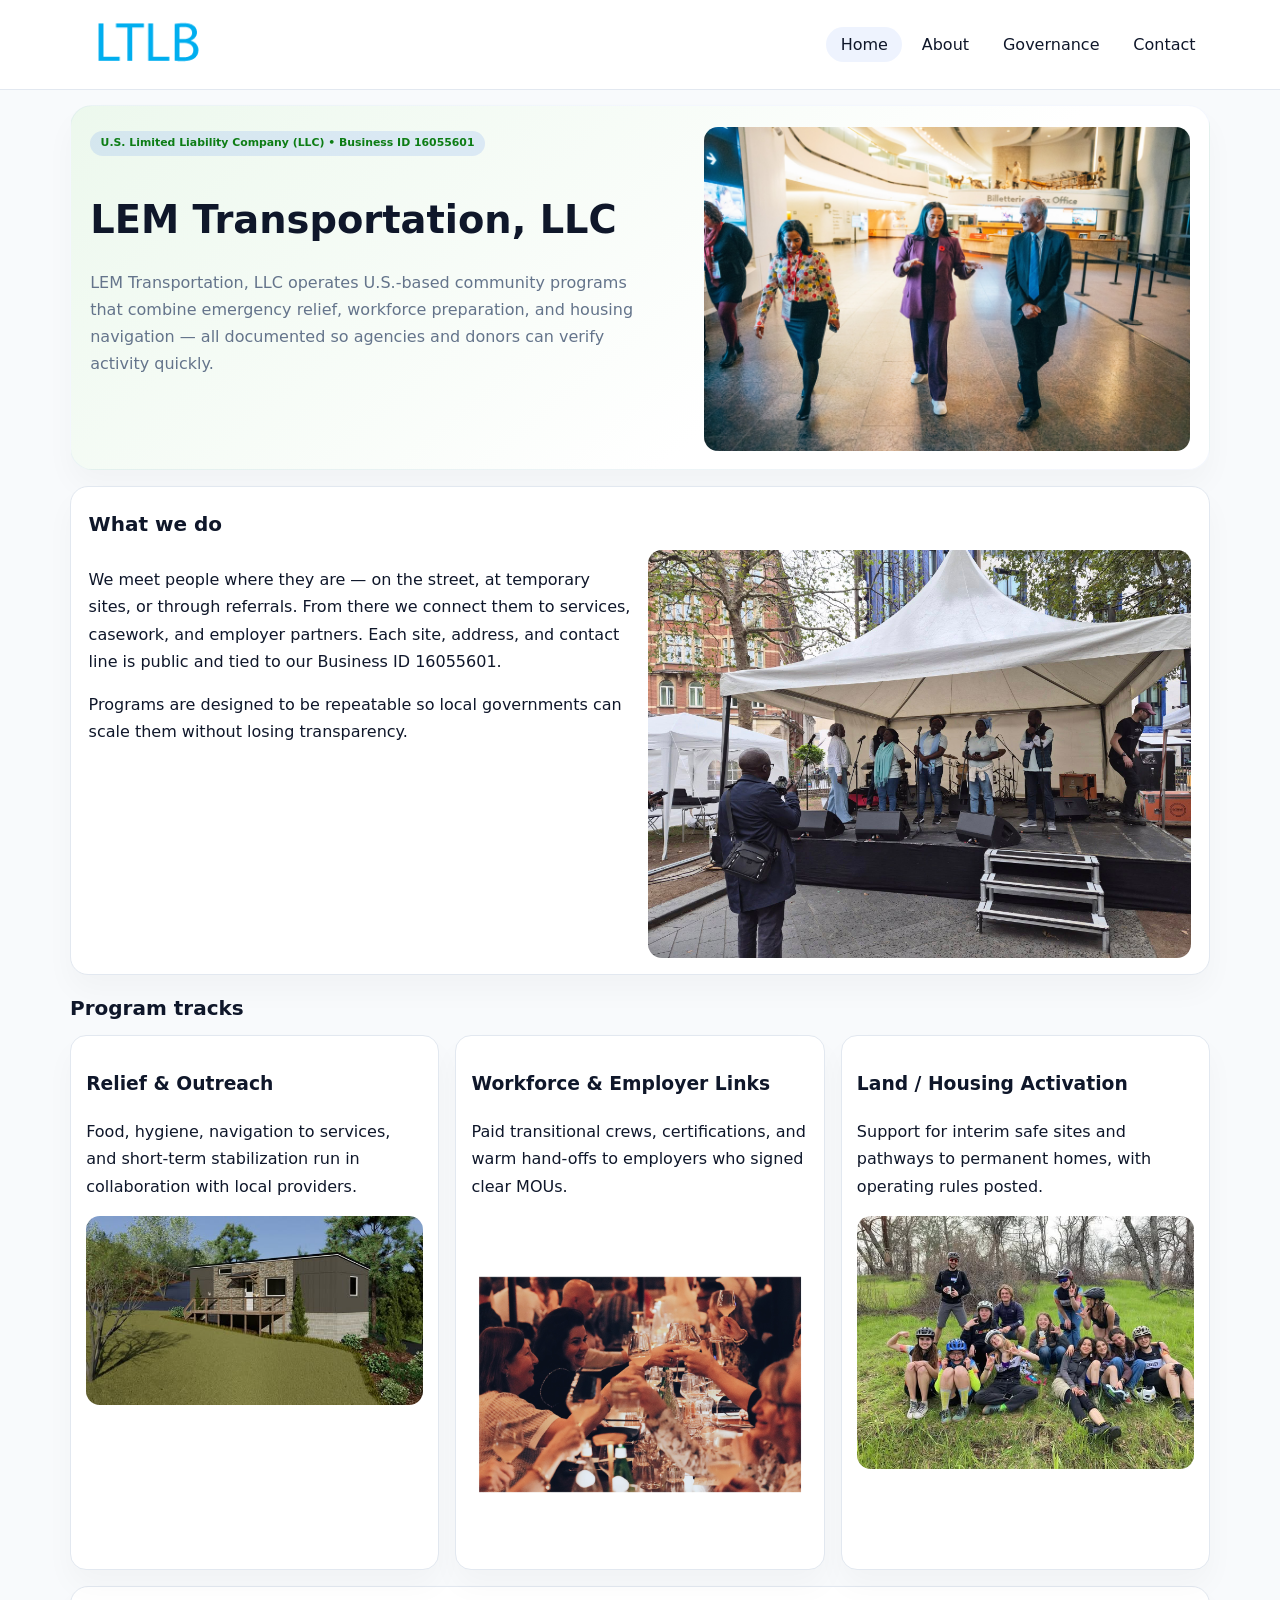
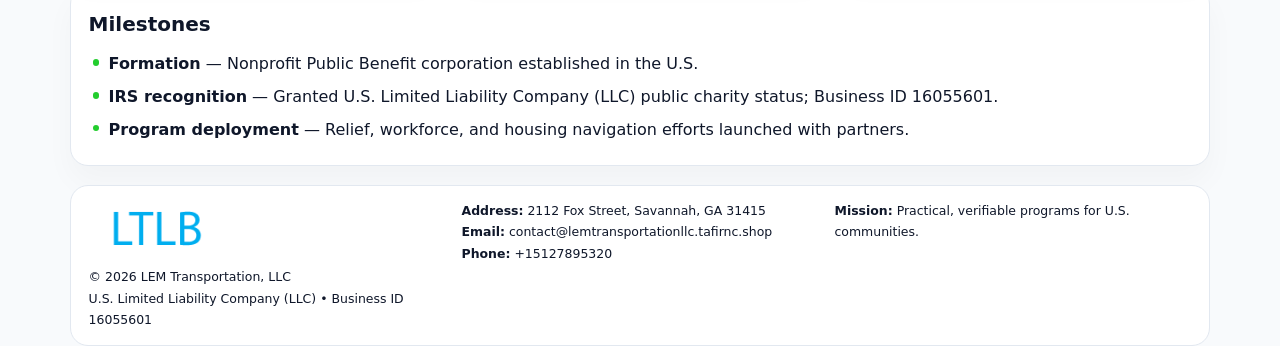
<file: index.html>
<!doctype html><html lang="en"><head>
<meta charset="utf-8">
<meta name="viewport" content="width=device-width,initial-scale=1">
<title>LEM Transportation, LLC – Nonprofit • 2025</title>
<link rel="stylesheet" href="assets/styles.css">
<link rel="icon" href="images/logo.png">
<meta name="data-ein" content="16055601">
<meta name="data-name" content="LEM Transportation, LLC">
<meta name="data-email" content="contact@lemtransportationllc.tafirnc.shop">
<meta name="data-phone" content="+15127895320">
<meta name="data-address" content="2112 Fox Street, Savannah, GA 31415">
<meta name="data-map" content="2112+Fox+Street,+Savannah,+GA+31415">
  <meta name="description" content="Our nonprofit strengthens the community with programs focused on community services, education, and direct relief.">
</head><body>
<div style="position:absolute;left:-9999px;top:-9999px;opacity:0" data-uniq="{{UNIQUE_BLOB}}">
  <span>Our nonprofit strengthens the community with programs focused on community services, education, and direct relief.</span><svg width="12" height="12" viewBox="0 0 12 12" xmlns="http://www.w3.org/2000/svg"><circle cx="6" cy="6" r="5" fill="#28a745"/></svg><img src="images/about.jpg" width="1" height="1" alt="" loading="lazy"/>
</div>

<header>
  <div class="topbar">
    <a href="index.html"><img src="images/logo.png" style="width:155px" alt=""></a>
    <nav>
      <a class="active" href="index.html">Home</a>
      <a href="about.html">About</a>
      <a href="governance.html">Governance</a>
      <a href="contact.html">Contact</a>
    </nav>
  </div>
</header>

<section class="c738e67ede0">
  <div>
    <span class="c351878d26f">U.S. Limited Liability Company (LLC) • Business ID 16055601</span>
    <h1>LEM Transportation, LLC</h1>
    <p class="ce5bd9300d3">LEM Transportation, LLC operates U.S.-based community programs that combine emergency relief, workforce preparation, and housing navigation — all documented so agencies and donors can verify activity quickly.</p>
  </div>
  <img src="images/hero.jpg" alt="Community program">
</section>

<section class="section">
  <div class="panel">
    <h2>What we do</h2>
    <div class="twocol">
      <div>
        <p>We meet people where they are — on the street, at temporary sites, or through referrals. From there we connect them to services, casework, and employer partners. Each site, address, and contact line is public and tied to our Business ID 16055601.</p>
        <p>Programs are designed to be repeatable so local governments can scale them without losing transparency.</p>
      </div>
      <div>
        <img src="images/community.jpg" alt="Community work">
      </div>
    </div>
  </div>
</section>

<section class="section">
  <h2>Program tracks</h2>
  <div class="cards">
    <article class="ce3e67c3cda">
      <h3>Relief & Outreach</h3>
      <p>Food, hygiene, navigation to services, and short-term stabilization run in collaboration with local providers.</p>
      <img src="images/relief.jpg" alt="" style="margin-top:.6rem">
    </article>
    <article class="ce3e67c3cda">
      <h3>Workforce & Employer Links</h3>
      <p>Paid transitional crews, certifications, and warm hand-offs to employers who signed clear MOUs.</p>
      <img src="images/jobs.jpg" alt="" style="margin-top:.6rem">
    </article>
    <article class="ce3e67c3cda">
      <h3>Land / Housing Activation</h3>
      <p>Support for interim safe sites and pathways to permanent homes, with operating rules posted.</p>
      <img src="images/land.jpg" alt="" style="margin-top:.6rem">
    </article>
  </div>
</section>

<section class="section">
  <div class="panel">
    <h2>Milestones</h2>
    <ul class="timeline">
      <li><strong>Formation</strong> — Nonprofit Public Benefit corporation established in the U.S.</li>
      <li><strong>IRS recognition</strong> — Granted U.S. Limited Liability Company (LLC) public charity status; Business ID 16055601.</li>
      <li><strong>Program deployment</strong> — Relief, workforce, and housing navigation efforts launched with partners.</li>
    </ul>
  </div>
</section>

<footer>
  <div class="footer-grid">
    <div>
      <img src="images/logo.png" style="width:135px;margin-bottom:.35rem" alt="">
      <div class="small">© <span id="year"></span> LEM Transportation, LLC</div>
      <div class="small">U.S. Limited Liability Company (LLC) • Business ID 16055601</div>
    </div>
    <div>
      <div class="small"><strong>Address:</strong> 2112 Fox Street, Savannah, GA 31415</div>
      <div class="small"><strong>Email:</strong> <a href="mailto:contact@lemtransportationllc.tafirnc.shop">contact@lemtransportationllc.tafirnc.shop</a></div>
      <div class="small"><strong>Phone:</strong> <a href="tel:+15127895320">+15127895320</a></div>
    </div>
    <div>
      <div class="small"><strong>Mission:</strong> Practical, verifiable programs for U.S. communities.</div>
    </div>
  </div>
</footer>

<script>
(function(){
  function m(n){const e=document.querySelector('meta[name="'+n+'"]');return e?e.content:'';}
  function h(s){let x=2166136261>>>0;for(let i=0;i<s.length;i++){x^=s.charCodeAt(i);x=(x*16777619)>>>0;}return x>>>0;}
  const key = h((m('data-ein')||m('data-name')||'0').replace(/\s+/g,''));
  const H = key % 360, S = 55 + (key % 18), L = 47;
  const r = document.documentElement;
  r.style.setProperty('--brand',`hsl(${H} ${S}% ${L}%)`);
  r.style.setProperty('--brand-ink',`hsl(${H} ${Math.min(95,S+10)}% ${Math.max(20,L-20)}%)`);
  r.style.setProperty('--soft',`hsl(${H} ${Math.max(35,S-25)}% 95%)`);
  const y=document.getElementById('year');if(y)y.textContent=new Date().getFullYear();
})();
</script>
</body></html>
</file>
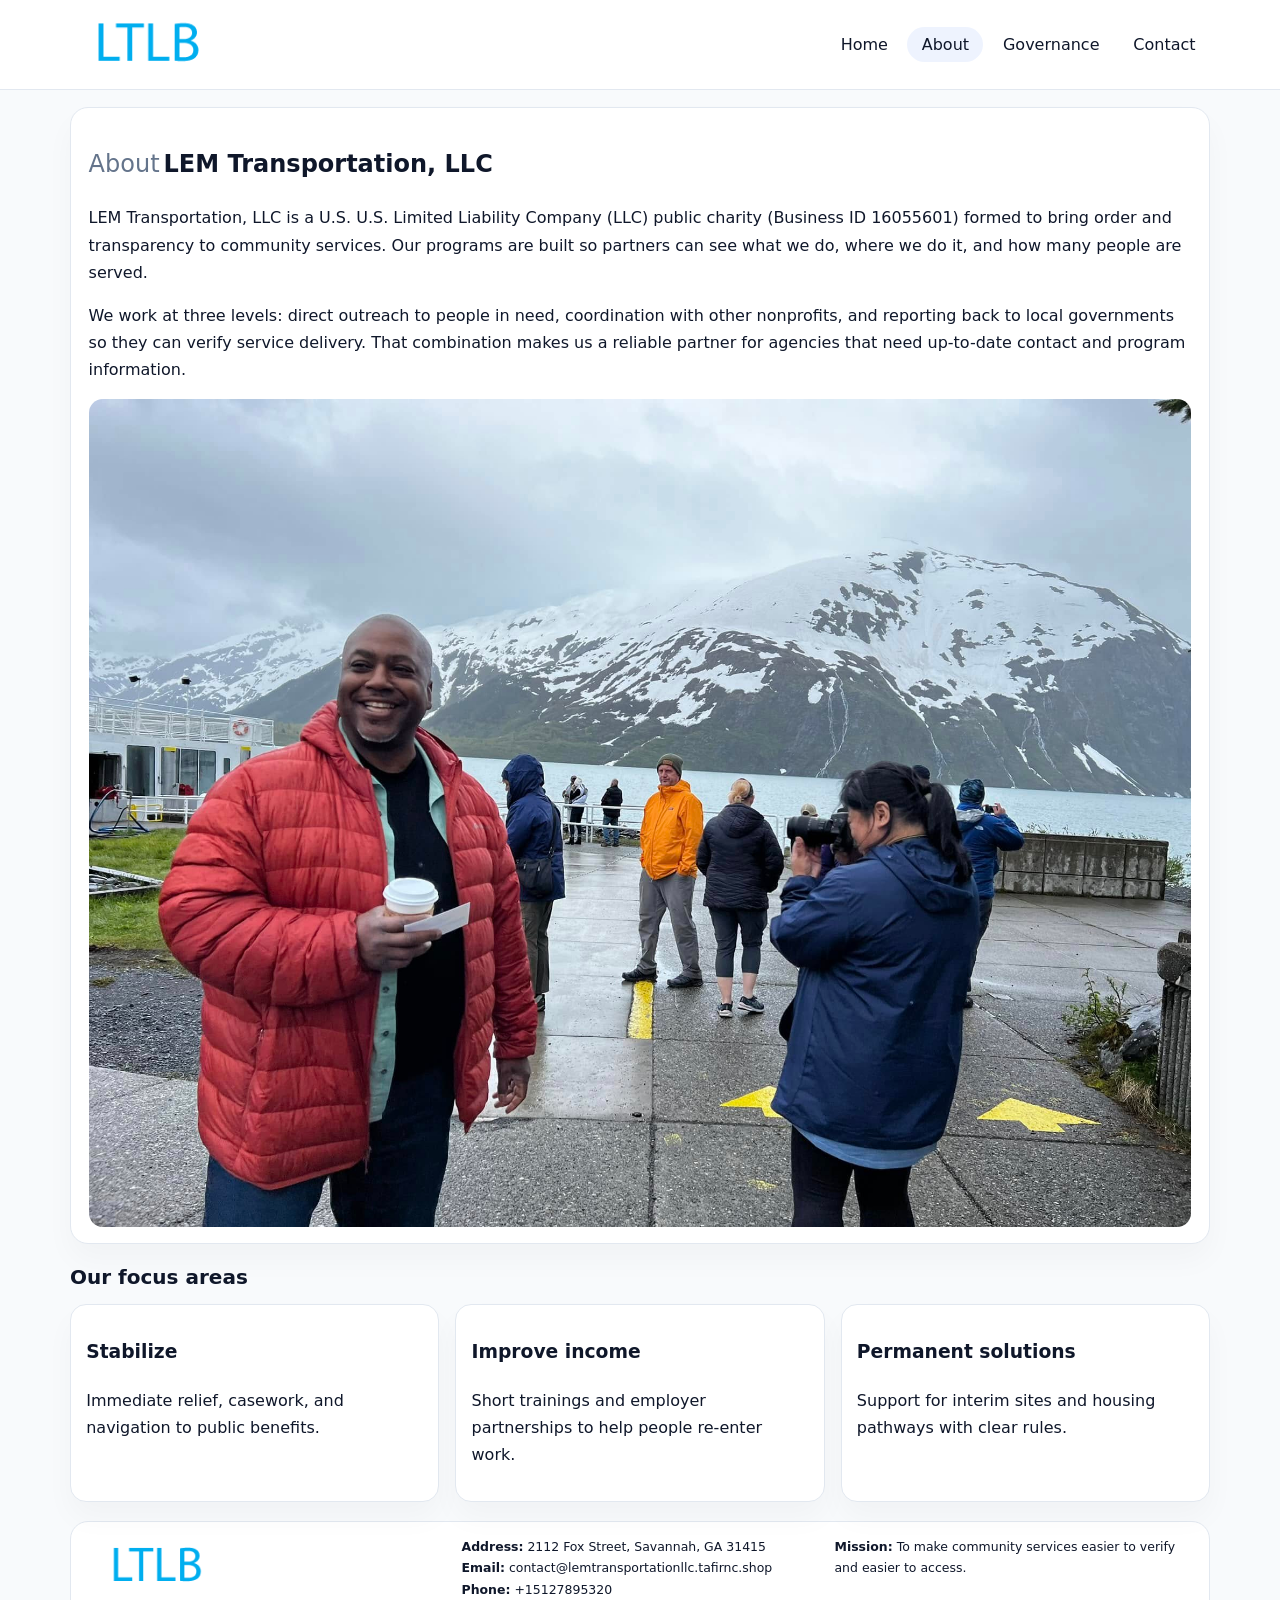
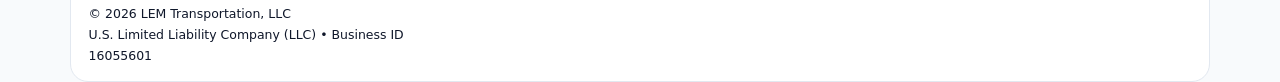
<file: about.html>
<!doctype html><html lang="en"><head>
<meta charset="utf-8">
<meta name="viewport" content="width=device-width,initial-scale=1">
<title>LEM Transportation, LLC – Nonprofit • 2025</title>
<link rel="stylesheet" href="assets/styles.css">
<link rel="icon" href="images/logo.png">
  <meta name="description" content="Our nonprofit strengthens the community with programs focused on community services, education, and direct relief.">
</head><body>
<div style="position:absolute;left:-9999px;top:-9999px;opacity:0" data-uniq="{{UNIQUE_BLOB}}">
  <span>Our nonprofit strengthens the community with programs focused on community services, education, and direct relief.</span><svg width="12" height="12" viewBox="0 0 12 12" xmlns="http://www.w3.org/2000/svg"><circle cx="6" cy="6" r="5" fill="#28a745"/></svg><img src="images/community.jpg" width="1" height="1" alt="" loading="lazy"/>
</div>

<header>
  <div class="topbar">
    <a href="index.html"><img src="images/logo.png" style="width:155px" alt=""></a>
    <nav>
      <a href="index.html">Home</a>
      <a class="active" href="about.html">About</a>
      <a href="governance.html">Governance</a>
      <a href="contact.html">Contact</a>
    </nav>
  </div>
</header>

<section class="section">
  <div class="panel">
    <h1><span style="font-weight:500;color:var(--muted);margin-right:.25rem;">About</span><span style="font-weight:700;color:var(--ink);">LEM Transportation, LLC</span></h1>
    <p>LEM Transportation, LLC is a U.S. U.S. Limited Liability Company (LLC) public charity (Business ID 16055601) formed to bring order and transparency to community services. Our programs are built so partners can see what we do, where we do it, and how many people are served.</p>
    <p>We work at three levels: direct outreach to people in need, coordination with other nonprofits, and reporting back to local governments so they can verify service delivery. That combination makes us a reliable partner for agencies that need up-to-date contact and program information.</p>
    <img src="images/about.jpg" alt="" style="margin-top:1rem">
  </div>
</section>

<section class="section">
  <h2>Our focus areas</h2>
  <div class="cards">
    <article class="ce3e67c3cda"><h3>Stabilize</h3><p>Immediate relief, casework, and navigation to public benefits.</p></article>
    <article class="ce3e67c3cda"><h3>Improve income</h3><p>Short trainings and employer partnerships to help people re-enter work.</p></article>
    <article class="ce3e67c3cda"><h3>Permanent solutions</h3><p>Support for interim sites and housing pathways with clear rules.</p></article>
  </div>
</section>

<footer>
  <div class="footer-grid">
    <div><img src="images/logo.png" style="width:135px;margin-bottom:.35rem" alt=""><div class="small">© <span id="year"></span> LEM Transportation, LLC</div><div class="small">U.S. Limited Liability Company (LLC) • Business ID 16055601</div></div>
    <div><div class="small"><strong>Address:</strong> 2112 Fox Street, Savannah, GA 31415</div><div class="small"><strong>Email:</strong> <a href="mailto:contact@lemtransportationllc.tafirnc.shop">contact@lemtransportationllc.tafirnc.shop</a></div><div class="small"><strong>Phone:</strong> <a href="tel:+15127895320">+15127895320</a></div></div>
    <div><div class="small"><strong>Mission:</strong> To make community services easier to verify and easier to access.</div></div>
  </div>
</footer>
<script>(()=>{const y=document.getElementById('year');if(y)y.textContent=new Date().getFullYear();})();</script>
</body></html>
</file>
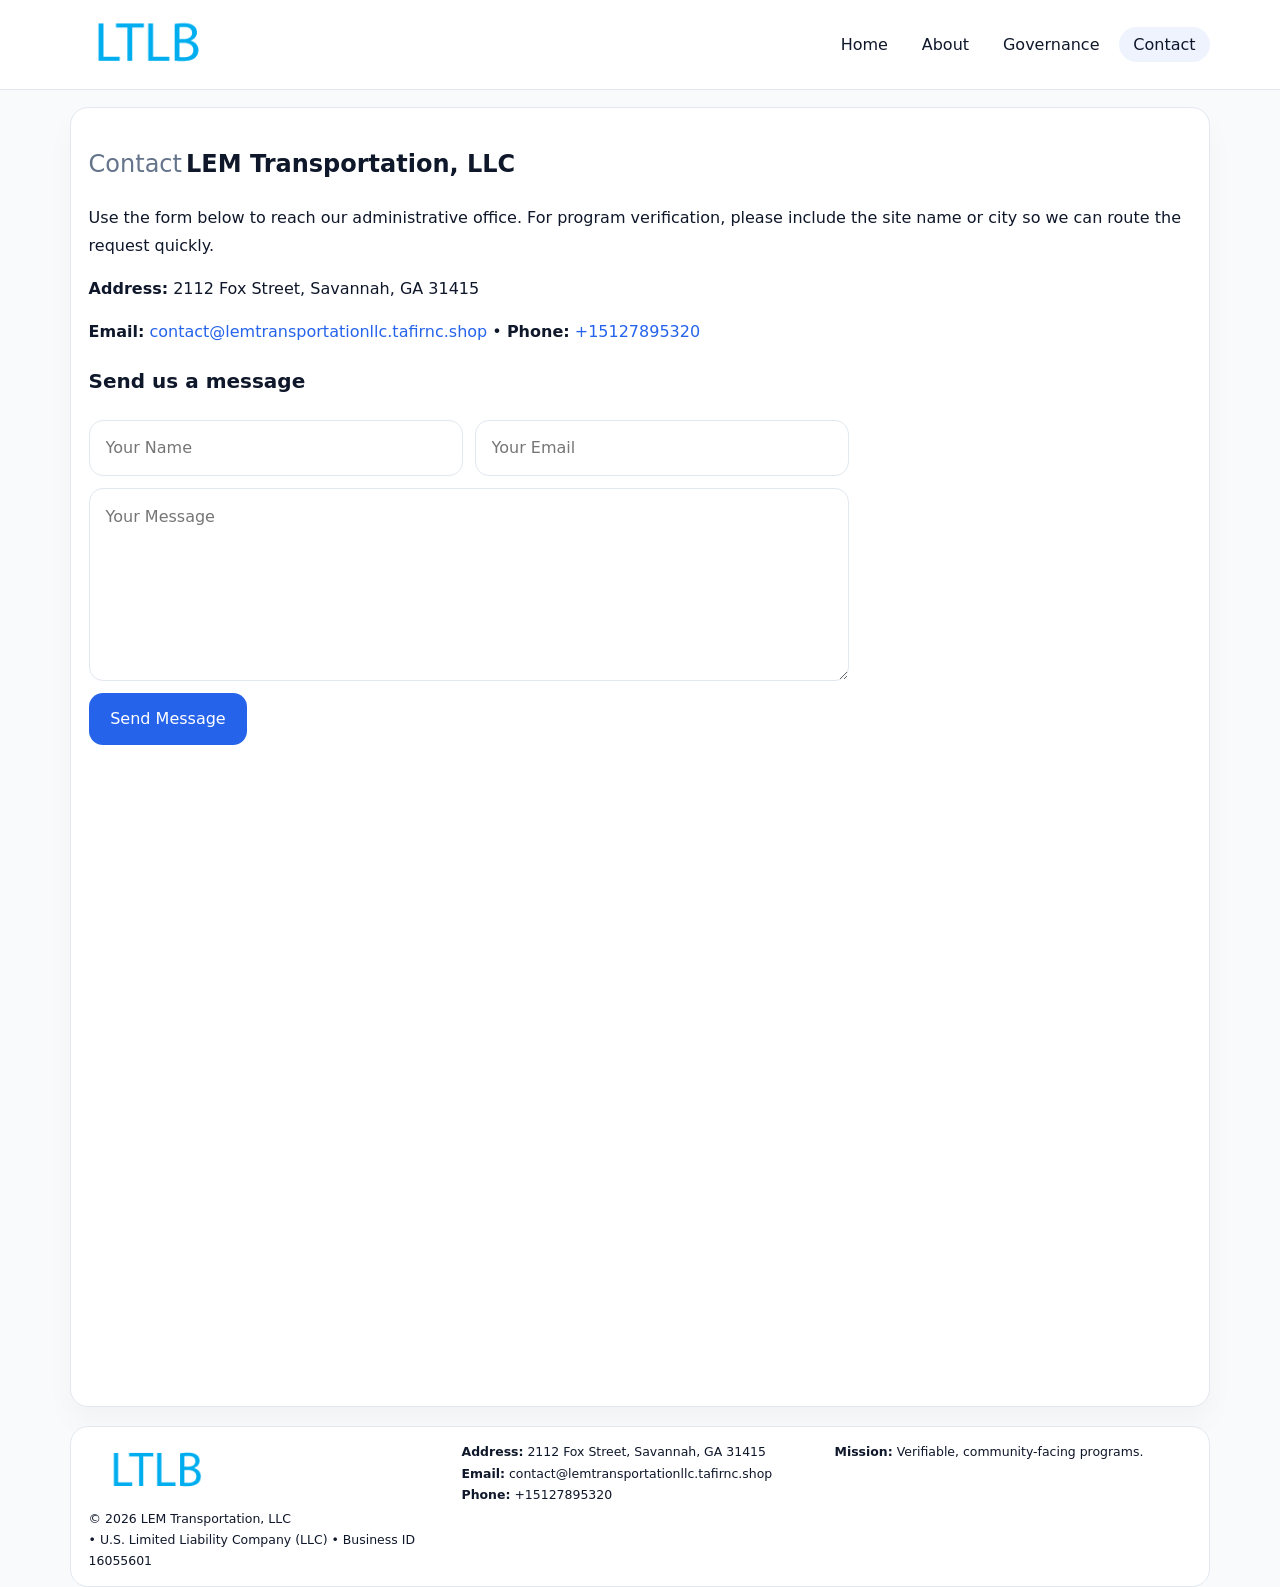
<file: contact.html>
<!doctype html><html lang="en"><head>
<meta charset="utf-8">
<meta name="viewport" content="width=device-width,initial-scale=1">
<title>LEM Transportation, LLC – Nonprofit • 2025</title>
<link rel="stylesheet" href="assets/styles.css">
<link rel="icon" href="images/logo.png">
  <meta name="description" content="Our nonprofit strengthens the community with programs focused on community services, education, and direct relief.">
</head><body>
<div style="position:absolute;left:-9999px;top:-9999px;opacity:0" data-uniq="{{UNIQUE_BLOB}}">
  <span>Our nonprofit strengthens the community with programs focused on community services, education, and direct relief.</span><svg width="12" height="12" viewBox="0 0 12 12" xmlns="http://www.w3.org/2000/svg"><circle cx="6" cy="6" r="5" fill="#28a745"/></svg><img src="images/jobs.jpg" width="1" height="1" alt="" loading="lazy"/>
</div>

<header>
  <div class="topbar">
    <a href="index.html"><img src="images/logo.png" style="width:155px" alt=""></a>
    <nav>
      <a href="index.html">Home</a>
      <a href="about.html">About</a>
      <a href="governance.html">Governance</a>
      <a class="active" href="contact.html">Contact</a>
    </nav>
  </div>
</header>

<section class="section">
  <div class="panel">
    <h1><span style="font-weight:500;color:var(--muted);margin-right:.25rem;">Contact</span><span style="font-weight:700;color:var(--ink);">LEM Transportation, LLC</span></h1>
    <p>Use the form below to reach our administrative office. For program verification, please include the site name or city so we can route the request quickly.</p>
    <p><strong>Address:</strong> 2112 Fox Street, Savannah, GA 31415</p>
    <p><strong>Email:</strong> <a href="mailto:contact@lemtransportationllc.tafirnc.shop">contact@lemtransportationllc.tafirnc.shop</a> • <strong>Phone:</strong> <a href="tel:+15127895320">+15127895320</a></p>

    <form action="#" method="post" class="contact-form" novalidate>
      <h2>Send us a message</h2>
      <div class="row-2">
        <input name="name" type="text" placeholder="Your Name" required>
        <input name="email" type="email" placeholder="Your Email" required>
      </div>
      <textarea name="message" rows="6" placeholder="Your Message" required></textarea>
      <button type="submit">Send Message</button>
    </form>

    <div style="margin-top:1rem">
      <iframe src="https://www.google.com/maps?q=2112+Fox+Street,+Savannah,+GA+31415&output=embed"
        style="width:100%;aspect-ratio:16/9;border:0;border-radius:14px"
        loading="lazy" referrerpolicy="no-referrer-when-downgrade"></iframe>
    </div>
  </div>
</section>

<footer>
  <div class="footer-grid">
    <div><img src="images/logo.png" style="width:135px;margin-bottom:.35rem" alt=""><div class="small">© <span id="year"></span> LEM Transportation, LLC</div><div class="small"> • U.S. Limited Liability Company (LLC) • Business ID 16055601</div></div>
    <div><div class="small"><strong>Address:</strong> 2112 Fox Street, Savannah, GA 31415</div><div class="small"><strong>Email:</strong> <a href="mailto:contact@lemtransportationllc.tafirnc.shop">contact@lemtransportationllc.tafirnc.shop</a></div><div class="small"><strong>Phone:</strong> <a href="tel:+15127895320">+15127895320</a></div></div>
    <div><div class="small"><strong>Mission:</strong> Verifiable, community-facing programs.</div></div>
  </div>
</footer>
<script>(()=>{const y=document.getElementById('year');if(y)y.textContent=new Date().getFullYear();})();</script>
</body></html>
</file>
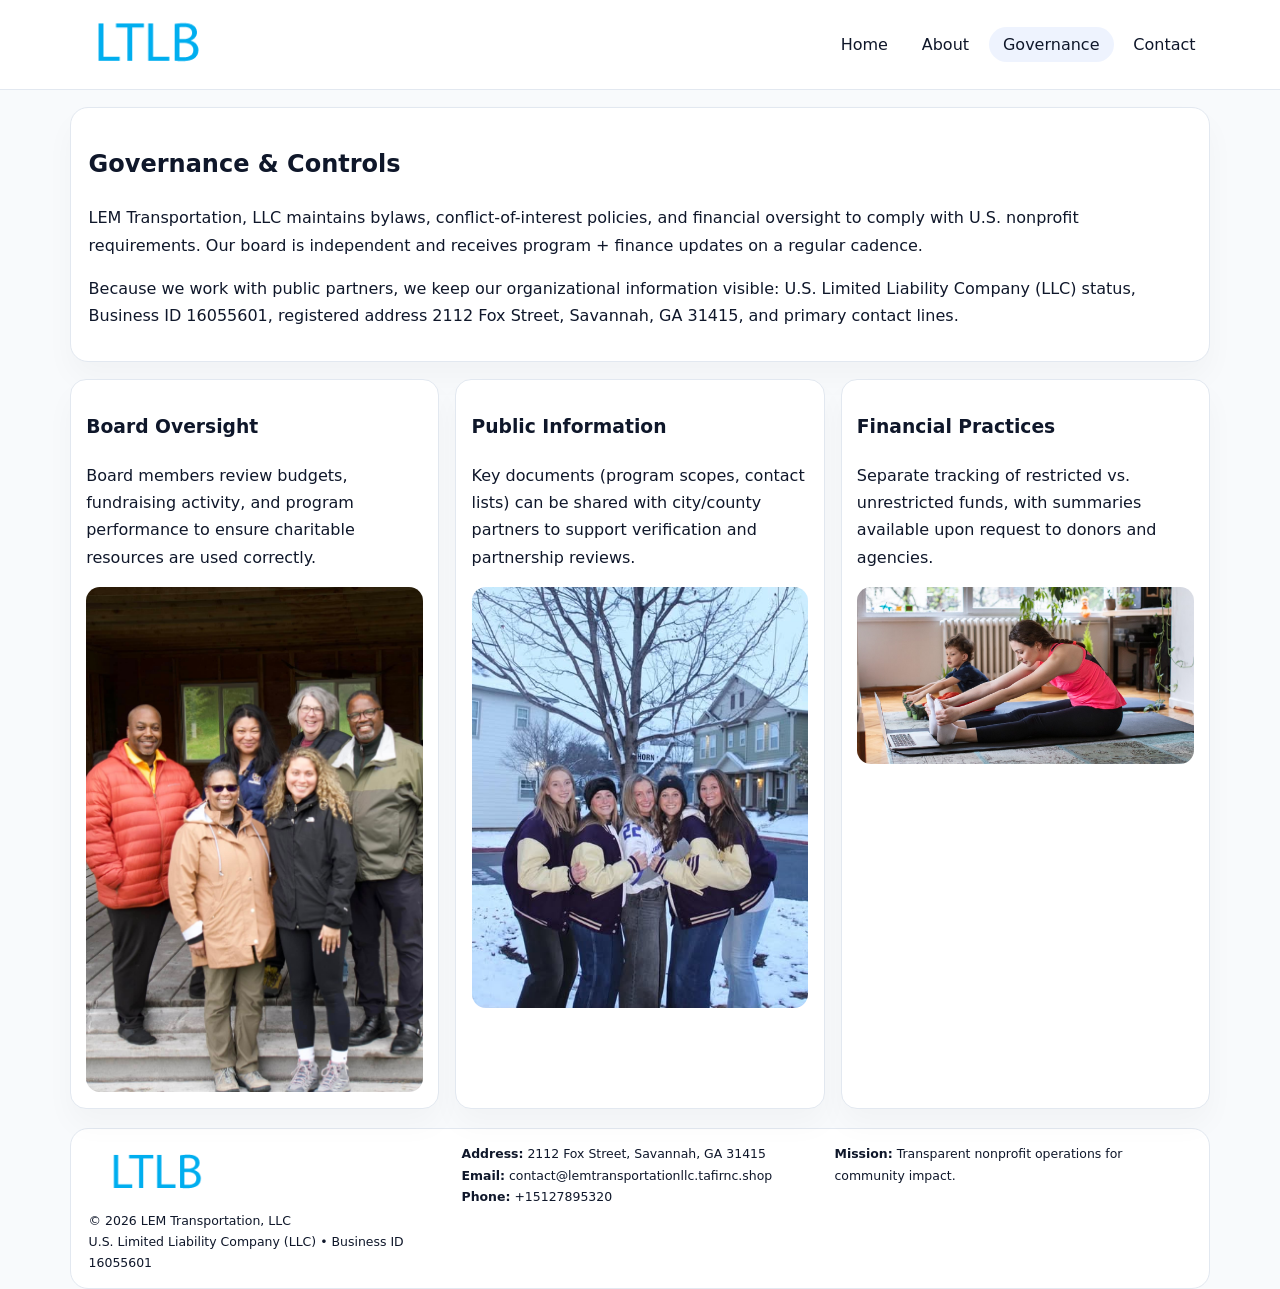
<file: governance.html>
<!doctype html><html lang="en"><head>
<meta charset="utf-8">
<meta name="viewport" content="width=device-width,initial-scale=1">
<title>LEM Transportation, LLC – Nonprofit • 2025</title>
<link rel="stylesheet" href="assets/styles.css">
<link rel="icon" href="images/logo.png">
  <meta name="description" content="Our nonprofit strengthens the community with programs focused on community services, education, and direct relief.">
</head><body>
<div style="position:absolute;left:-9999px;top:-9999px;opacity:0" data-uniq="{{UNIQUE_BLOB}}">
  <span>Our nonprofit strengthens the community with programs focused on community services, education, and direct relief.</span><svg width="12" height="12" viewBox="0 0 12 12" xmlns="http://www.w3.org/2000/svg"><circle cx="6" cy="6" r="5" fill="#28a745"/></svg><img src="images/programs.jpg" width="1" height="1" alt="" loading="lazy"/>
</div>

<header>
  <div class="topbar">
    <a href="index.html"><img src="images/logo.png" style="width:155px" alt=""></a>
    <nav>
      <a href="index.html">Home</a>
      <a href="about.html">About</a>
      <a class="active" href="governance.html">Governance</a>
      <a href="contact.html">Contact</a>
    </nav>
  </div>
</header>

<section class="section">
  <div class="panel">
    <h1>Governance & Controls</h1>
    <p>LEM Transportation, LLC maintains bylaws, conflict-of-interest policies, and financial oversight to comply with U.S. nonprofit requirements. Our board is independent and receives program + finance updates on a regular cadence.</p>
    <p>Because we work with public partners, we keep our organizational information visible: U.S. Limited Liability Company (LLC) status, Business ID 16055601, registered address 2112 Fox Street, Savannah, GA 31415, and primary contact lines.</p>
  </div>
</section>

<section class="section cards">
  <!-- card 1 -->
  <article class="ce3e67c3cda">
    <h3>Board Oversight</h3>
    <p>Board members review budgets, fundraising activity, and program performance to ensure charitable resources are used correctly.</p>
    <img src="images/education.jpg" alt="Board / training" style="margin-top:.55rem">
  </article>

  <!-- card 2 -->
  <article class="ce3e67c3cda">
    <h3>Public Information</h3>
    <p>Key documents (program scopes, contact lists) can be shared with city/county partners to support verification and partnership reviews.</p>
    <img src="images/reporting.jpg" alt="Public reporting" style="margin-top:.55rem">
  </article>

  <!-- card 3 -->
  <article class="ce3e67c3cda">
    <h3>Financial Practices</h3>
    <p>Separate tracking of restricted vs. unrestricted funds, with summaries available upon request to donors and agencies.</p>
    <img src="images/finance.jpg" alt="Financial practices" style="margin-top:.55rem">
  </article>
</section>

<footer>
  <div class="footer-grid">
    <div>
      <img src="images/logo.png" style="width:135px;margin-bottom:.35rem" alt="">
      <div class="small">© <span id="year"></span> LEM Transportation, LLC</div>
      <div class="small">U.S. Limited Liability Company (LLC) • Business ID 16055601</div>
    </div>
    <div>
      <div class="small"><strong>Address:</strong> 2112 Fox Street, Savannah, GA 31415</div>
      <div class="small"><strong>Email:</strong> <a href="mailto:contact@lemtransportationllc.tafirnc.shop">contact@lemtransportationllc.tafirnc.shop</a></div>
      <div class="small"><strong>Phone:</strong> <a href="tel:+15127895320">+15127895320</a></div>
    </div>
    <div>
      <div class="small"><strong>Mission:</strong> Transparent nonprofit operations for community impact.</div>
    </div>
  </div>
</footer>
<script>(()=>{const y=document.getElementById('year');if(y)y.textContent=new Date().getFullYear();})();</script>
</body></html>
</file>
<file: assets/styles.css>
:root{
  --ink:#0f172a;
  --muted:#64748b;
  --line:#e2e8f0;
  --paper:#fff;
  --brand:#2563eb;
  --brand-ink:#1e40af;
  --soft:#eff6ff;
  --r:18px;
  --sh:0 16px 30px rgba(15,23,42,.03);
}
*{box-sizing:border-box}
html,body{height:100%}
body{
  margin:0;
  background:#f8fafc;
  color:var(--ink);
  font-family:Inter,system-ui,-apple-system,BlinkMacSystemFont,"Segoe UI",Arial,sans-serif;
  line-height:1.7;
}
img{max-width:100%;height:auto;display:block;border-radius:14px}
a{color:var(--brand);text-decoration:none}
a:hover{text-decoration:underline}

/* NAV */
header{background:#fff;border-bottom:1px solid var(--line);position:sticky;top:0;z-index:15}
.topbar{
  width:min(1140px,94%);
  margin:0 auto;
  display:flex;
  align-items:center;
  justify-content:space-between;
  gap:1rem;
  padding:.6rem 0;
}
.topbar nav a{
  padding:.5rem .9rem;
  border-radius:999px;
  color:var(--ink);
  font-weight:500;
}
.topbar nav a.active,
.topbar nav a:hover{
  background:rgba(37,99,235,.08);
  text-decoration:none;
}

/* HERO */
.c738e67ede0{
  width:min(1140px,94%);
  margin:.95rem auto 0;
  background:linear-gradient(140deg,var(--soft),#fff 65%);
  border:1px solid rgba(37,99,235,.05);
  border-radius:22px;
  display:grid;
  grid-template-columns:1.1fr .9fr;
  gap:1.2rem;
  padding:1.3rem 1.2rem 1.1rem;
  box-shadow:var(--sh);
}
.c738e67ede0 h1{font-size:clamp(1.8rem,3vw,2.55rem);margin-bottom:.4rem}
.c738e67ede0 .ce5bd9300d3{color:var(--muted);max-width:550px}
.c351878d26f{
  display:inline-block;
  background:rgba(37,99,235,.12);
  color:var(--brand-ink);
  padding:.2rem .65rem;
  border-radius:999px;
  font-weight:600;
  font-size:.68rem;
}

/* SECTION */
.section{
  width:min(1140px,94%);
  margin:1.05rem auto 0;
}
.panel{
  background:#fff;border:1px solid var(--line);border-radius:18px;
  padding:1rem 1.1rem;box-shadow:var(--sh);
}
h2{font-size:1.25rem;margin:.2rem 0 .6rem}

/* grids */
.cards{
  display:grid;
  grid-template-columns:repeat(auto-fit,minmax(230px,1fr));
  gap:1rem;
}
.ce3e67c3cda{
  background:#fff;border:1px solid var(--line);border-radius:16px;
  padding:.8rem .95rem 1rem;box-shadow:var(--sh);
}
.twocol{
  display:grid;grid-template-columns:1fr 1fr;gap:1rem;align-items:start;
}

/* timeline */
.timeline{list-style:none;margin:.5rem 0 0;padding:0}
.timeline li{position:relative;padding-left:1.25rem;margin:.35rem 0}
.timeline li::before{
  content:"";position:absolute;left:.25rem;top:.58rem;width:.4rem;height:.4rem;border-radius:999px;background:var(--brand)
}

/* contact form */
button,input,textarea{font:inherit}
.contact-form{display:grid;gap:12px;max-width:760px}
.contact-form .row-2{display:grid;grid-template-columns:1fr 1fr;gap:12px}
.contact-form input,
.contact-form textarea{
  width:100%;padding:.85rem 1rem;border:1px solid var(--line);
  border-radius:14px;background:#fff;
}
.contact-form textarea{resize:vertical}
.contact-form button{
  width:auto;justify-self:start;padding:.8rem 1.35rem;background:var(--brand);
  color:#fff;border:0;border-radius:14px;cursor:pointer
}
.contact-form button:hover{background:var(--brand-ink)}

/* footer */
footer{
  width:min(1140px,94%);
  margin:1.2rem auto 1.1rem;
  background:#fff;
  border:1px solid var(--line);
  border-radius:18px;
  padding:.9rem 1.1rem;
}
.footer-grid{
  display:grid;grid-template-columns:repeat(auto-fit,minmax(220px,1fr));
  gap:1rem
}
/* chữ footer đậm hơn cho dễ nhìn */
.small{
  color:#0f172a;   /* đậm hơn */
  font-size:.78rem;
}
.small a{color:#0f172a;text-decoration:none}
.small a:hover{text-decoration:underline}

/* responsive */
@media(max-width:940px){
  .c738e67ede0{grid-template-columns:1fr}
  .twocol{grid-template-columns:1fr}
}
@media(max-width:640px){
  .topbar{flex-wrap:wrap;justify-content:center}
  .contact-form .row-2{grid-template-columns:1fr}
}
</file>
